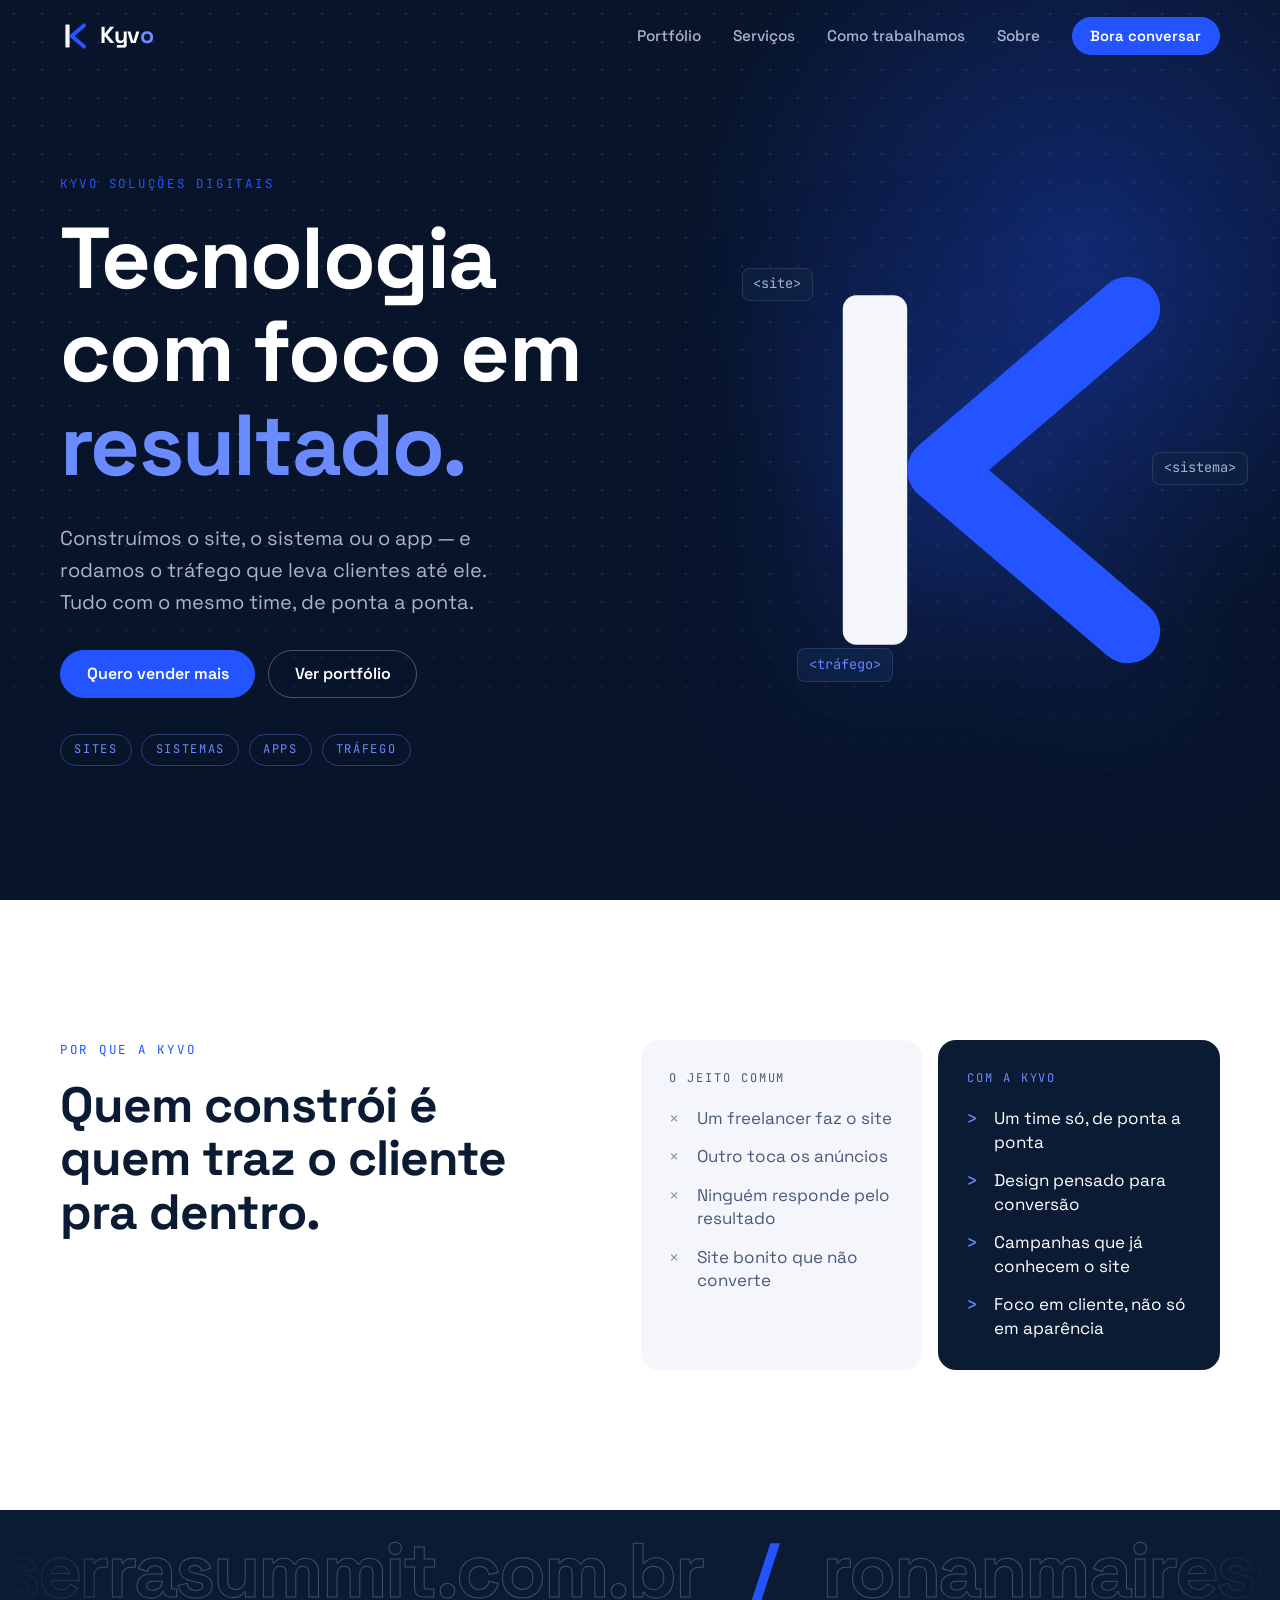
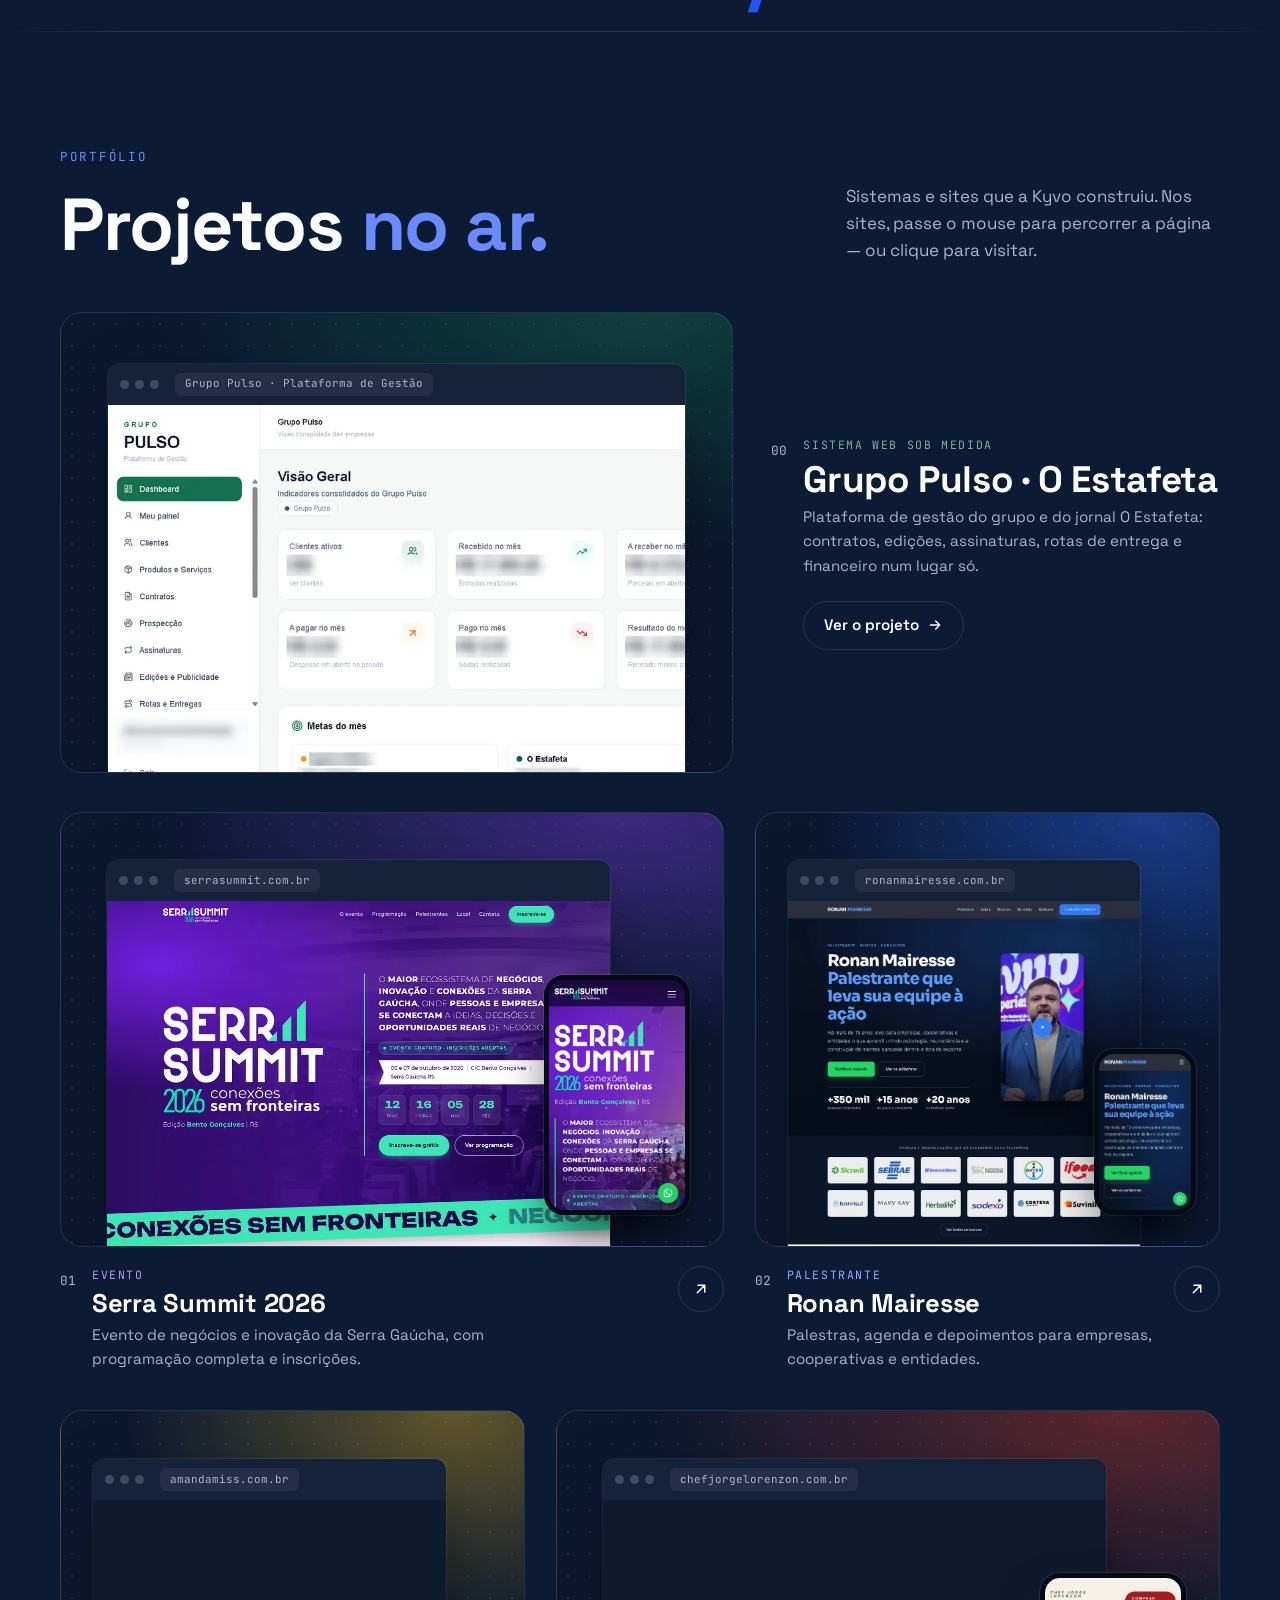
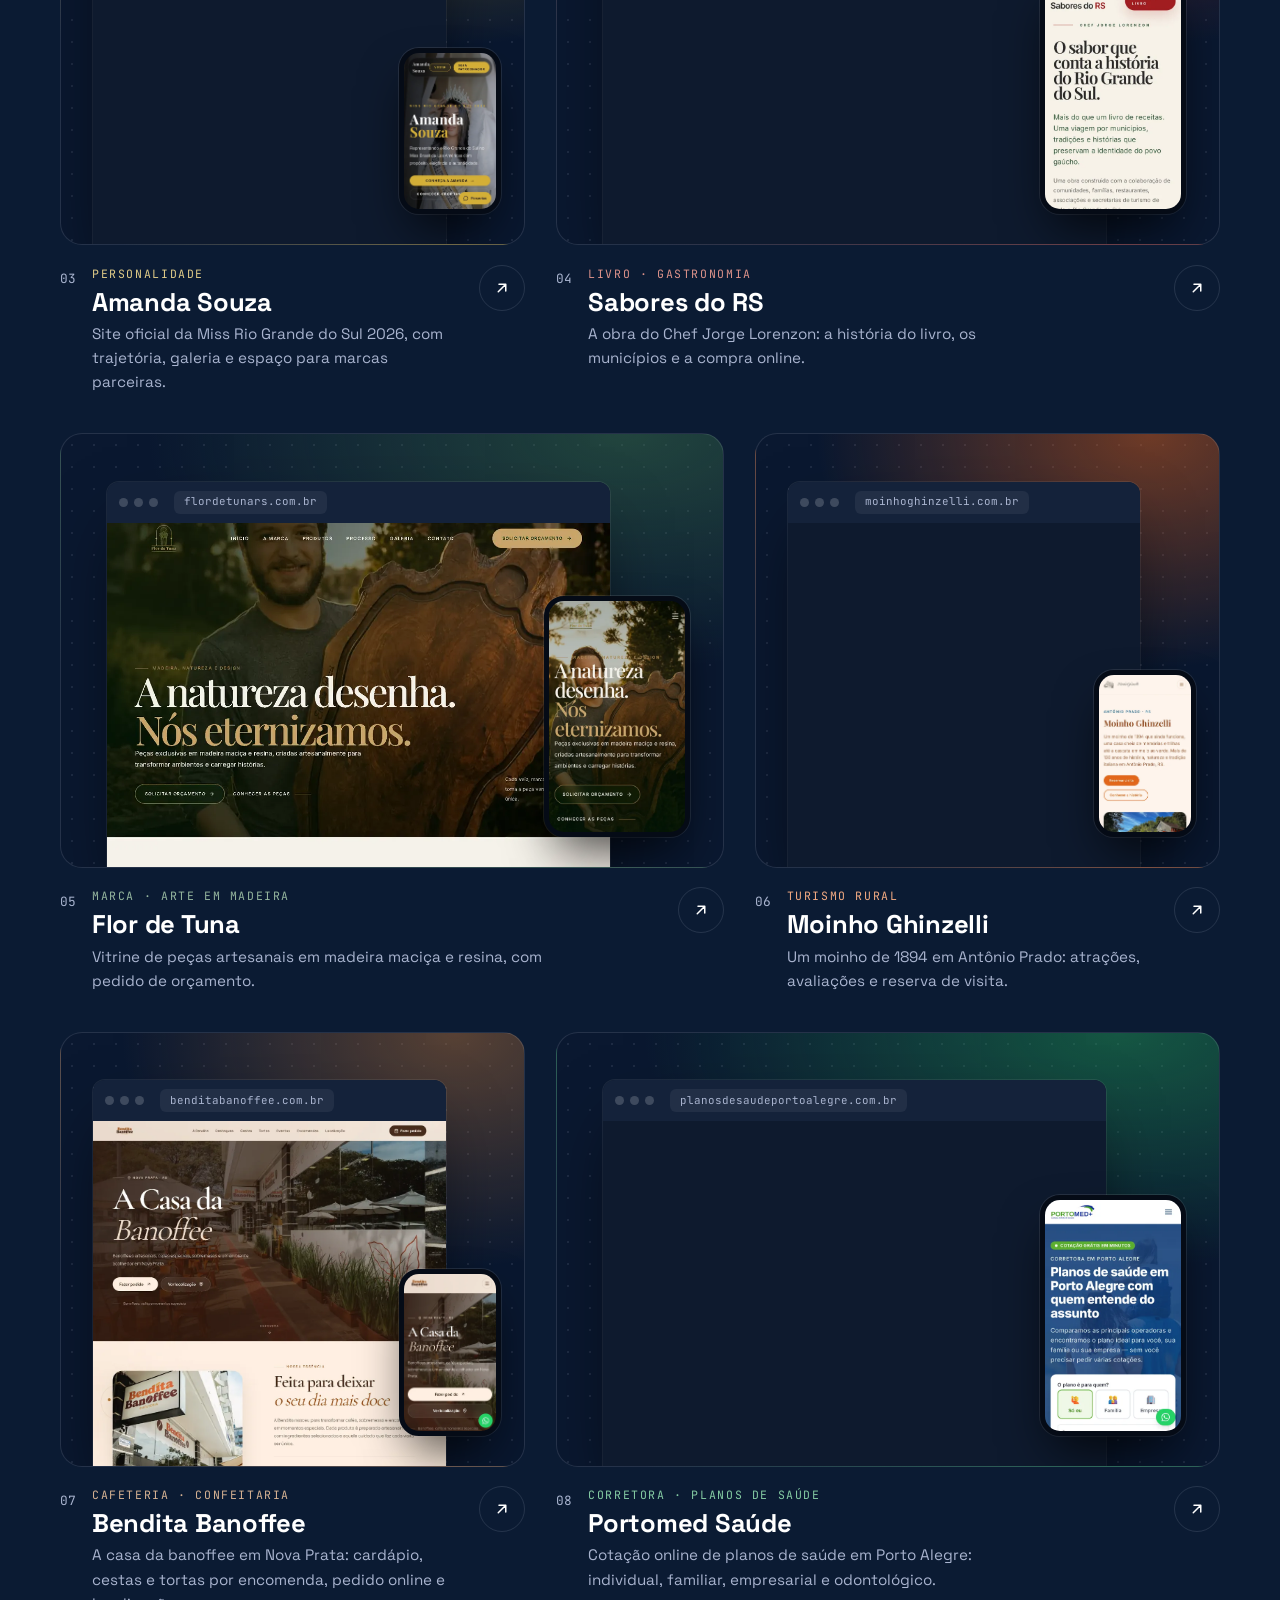
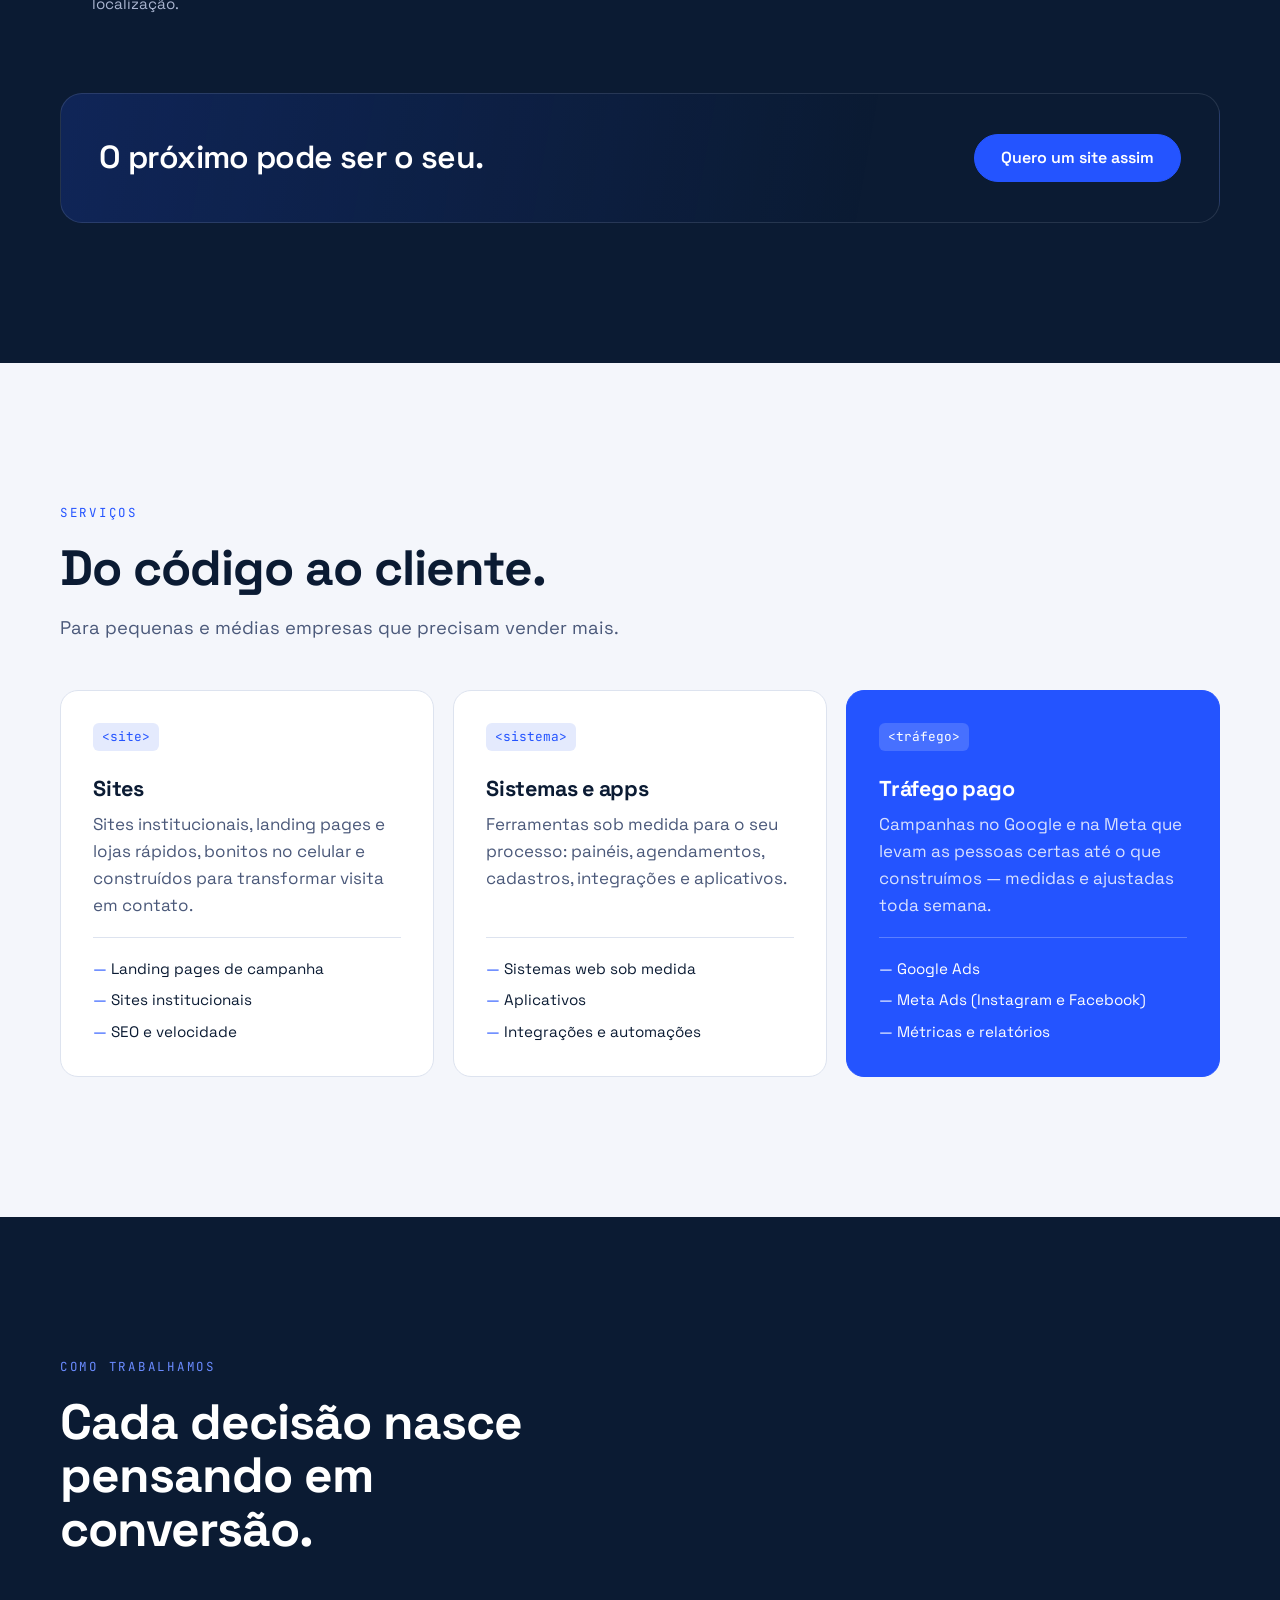
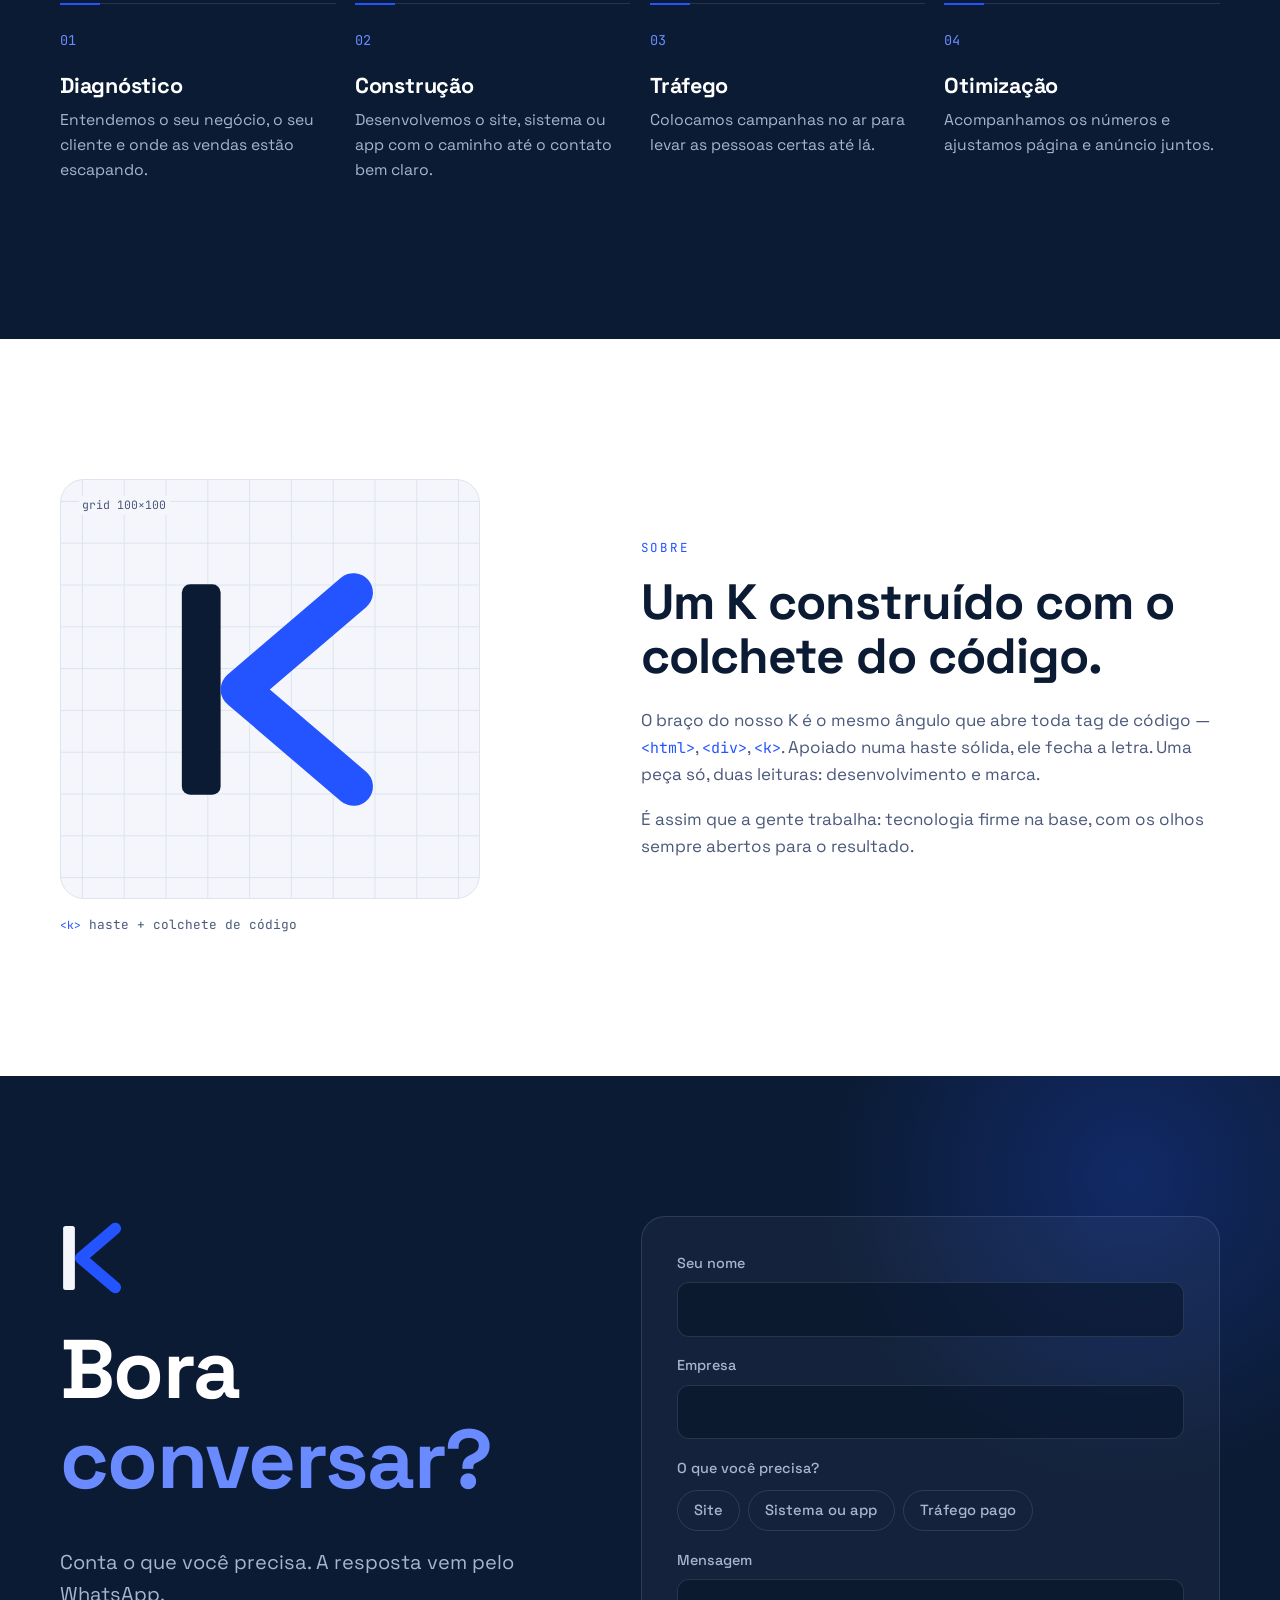
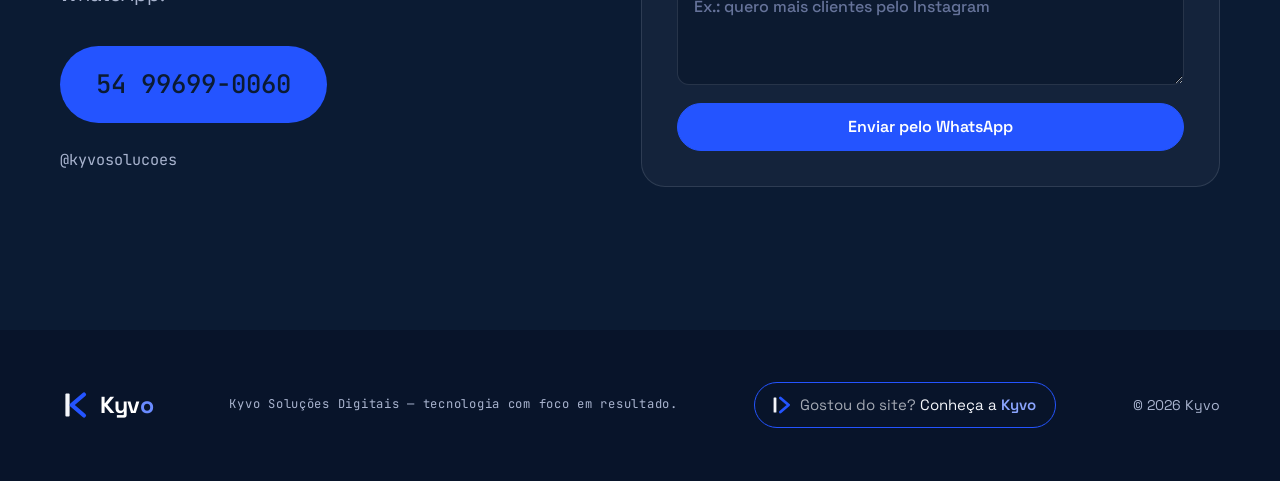
<file: site/index.html>
<!doctype html>
<html lang="pt-BR" class="no-js">
<head>
  <meta charset="utf-8">
  <meta name="viewport" content="width=device-width, initial-scale=1">
  <title>Kyvo Soluções Digitais — Tecnologia com foco em resultado</title>
  <meta name="description" content="Sites, sistemas, apps e tráfego pago com o mesmo time, de ponta a ponta. A Kyvo constrói e traz o cliente pra dentro.">
  <meta name="theme-color" content="#0B1B33">
  <meta property="og:type" content="website">
  <meta property="og:title" content="Kyvo Soluções Digitais">
  <meta property="og:description" content="Tecnologia com foco em resultado. Sites, sistemas e tráfego com o mesmo time.">
  <link rel="canonical" href="https://kyvo.dev.br/">
  <meta property="og:url" content="https://kyvo.dev.br/">
  <meta property="og:image" content="https://kyvo.dev.br/assets/img/og.png">
  <meta property="og:image:width" content="1640">
  <meta property="og:image:height" content="624">
  <meta name="twitter:card" content="summary_large_image">
  <link rel="icon" href="assets/img/favicon.svg" type="image/svg+xml">
  <link rel="apple-touch-icon" href="assets/img/apple-touch-icon.png">
  <link rel="preconnect" href="https://fonts.googleapis.com">
  <link rel="preconnect" href="https://fonts.gstatic.com" crossorigin>
  <link href="https://fonts.googleapis.com/css2?family=JetBrains+Mono:wght@400;500&family=Space+Grotesk:wght@400;500;600;700&display=swap" rel="stylesheet">
  <link rel="stylesheet" href="css/style.css">
</head>
<body>

<svg width="0" height="0" style="position:absolute" aria-hidden="true">
  <symbol id="k" viewBox="0 0 100 100">
    <rect class="k-stem" x="18" y="12" width="14" height="76" rx="3"/>
    <polyline class="k-chev" points="80,15 39,50 80,85" fill="none" stroke-width="14" stroke-linecap="round" stroke-linejoin="round"/>
  </symbol>
</svg>

<header class="header" id="topo">
  <div class="wrap header__in">
    <a href="#topo" class="brand" aria-label="Kyvo — início">
      <svg class="brand__k"><use href="#k"/></svg>
      <span class="brand__name">Kyv<span>o</span></span>
    </a>
    <nav class="nav" id="nav" aria-label="Principal">
      <a href="#portfolio">Portfólio</a>
      <a href="#servicos">Serviços</a>
      <a href="#como">Como trabalhamos</a>
      <a href="#sobre">Sobre</a>
      <a href="#contato" class="btn btn--sm">Bora conversar</a>
    </nav>
    <button class="menu" aria-label="Abrir menu" aria-expanded="false" aria-controls="nav"><span></span><span></span></button>
  </div>
</header>

<main>

  <!-- HERO -->
  <section class="hero">
    <div class="hero__grid" aria-hidden="true"></div>
    <div class="hero__glow" aria-hidden="true"></div>
    <div class="wrap hero__in">
      <div class="hero__text">
        <p class="eyebrow reveal">Kyvo Soluções Digitais</p>
        <h1 class="reveal">Tecnologia com foco em <em>resultado.</em></h1>
        <p class="lead reveal">Construímos o site, o sistema ou o app — e rodamos o tráfego que leva clientes até ele. Tudo com o mesmo time, de ponta a ponta.</p>
        <div class="hero__cta reveal">
          <a href="#contato" class="btn">Quero vender mais</a>
          <a href="#portfolio" class="btn btn--ghost">Ver portfólio</a>
        </div>
        <ul class="chips reveal" aria-label="O que fazemos">
          <li>Sites</li><li>Sistemas</li><li>Apps</li><li>Tráfego</li>
        </ul>
      </div>
      <div class="hero__mark" aria-hidden="true">
        <span class="code code--1">&lt;site&gt;</span>
        <span class="code code--2">&lt;sistema&gt;</span>
        <span class="code code--3">&lt;tráfego&gt;</span>
        <svg class="hero__k"><use href="#k"/></svg>
      </div>
    </div>
  </section>

  <!-- DIFERENCIAL -->
  <section class="section section--light" id="diferencial">
    <div class="wrap split">
      <div>
        <p class="eyebrow">Por que a Kyvo</p>
        <h2 class="reveal">Quem constrói é quem traz o cliente pra dentro.</h2>
      </div>
      <div class="compare reveal">
        <div class="compare__col compare__col--old">
          <p class="compare__label">O jeito comum</p>
          <ul>
            <li>Um freelancer faz o site</li>
            <li>Outro toca os anúncios</li>
            <li>Ninguém responde pelo resultado</li>
            <li>Site bonito que não converte</li>
          </ul>
        </div>
        <div class="compare__col compare__col--new">
          <p class="compare__label">Com a Kyvo</p>
          <ul>
            <li>Um time só, de ponta a ponta</li>
            <li>Design pensado para conversão</li>
            <li>Campanhas que já conhecem o site</li>
            <li>Foco em cliente, não só em aparência</li>
          </ul>
        </div>
      </div>
    </div>
  </section>

  <!-- PORTFÓLIO -->
  <section class="section section--dark portfolio" id="portfolio">
    <div class="marquee" aria-hidden="true"><div class="marquee__track"><span>serrasummit.com.br</span><span>ronanmairesse.com.br</span><span>amandamiss.com.br</span><span>chefjorgelorenzon.com.br</span><span>flordetunars.com.br</span><span>moinhoghinzelli.com.br</span><span>benditabanoffee.com.br</span><span>planosdesaudeportoalegre.com.br</span><span>serrasummit.com.br</span><span>ronanmairesse.com.br</span><span>amandamiss.com.br</span><span>chefjorgelorenzon.com.br</span><span>flordetunars.com.br</span><span>moinhoghinzelli.com.br</span><span>benditabanoffee.com.br</span><span>planosdesaudeportoalegre.com.br</span></div></div>
    <div class="wrap">
      <div class="portfolio__head">
        <div>
          <p class="eyebrow">Portfólio</p>
          <h2 class="reveal">Projetos <em>no ar.</em></h2>
        </div>
        <p class="portfolio__lead reveal">Sistemas e sites que a Kyvo construiu. Nos sites, passe o mouse para percorrer a página — ou clique para visitar.</p>
      </div>
      <button type="button" class="work work--feature reveal" data-case="case-pulso" aria-haspopup="dialog" style="--tint:#15704f">
        <div class="work__stage">
          <div class="browser">
            <div class="browser__bar"><i></i><i></i><i></i><span>Grupo Pulso · Plataforma de Gestão</span></div>
            <div class="browser__screen"><img src="assets/img/portfolio/pulso-desktop.webp" alt="Painel do sistema Grupo Pulso, com os dados borrados" loading="lazy" decoding="async"></div>
          </div>
        </div>
        <div class="work__meta">
          <span class="work__n">00</span>
          <div class="work__text">
            <p class="work__cat">Sistema web sob medida</p>
            <h3>Grupo Pulso · O&nbsp;Estafeta</h3>
            <p class="work__desc">Plataforma de gestão do grupo e do jornal O Estafeta: contratos, edições, assinaturas, rotas de entrega e financeiro num lugar só.</p>
            <span class="work__more">Ver o projeto <svg viewBox="0 0 24 24" aria-hidden="true"><path d="M5 12h14M13 6l6 6-6 6"/></svg></span>
          </div>
        </div>
      </button>

      <div class="works">
        <a class="work reveal" href="https://serrasummit.com.br/" target="_blank" rel="noopener" style="--tint:#7B3FE4">
          <div class="work__stage">
            <div class="browser">
              <div class="browser__bar"><i></i><i></i><i></i><span>serrasummit.com.br</span></div>
              <div class="browser__screen"><img src="assets/img/portfolio/serrasummit-desktop.webp" alt="Página inicial do site Serra Summit 2026" loading="lazy" decoding="async" width="960" height="3000"></div>
            </div>
            <div class="phone"><img src="assets/img/portfolio/serrasummit-mobile.webp" alt="" loading="lazy" decoding="async" width="390" height="664"></div>
          </div>
          <div class="work__meta">
            <span class="work__n">01</span>
            <div class="work__text">
              <p class="work__cat">Evento</p>
              <h3>Serra Summit 2026</h3>
              <p class="work__desc">Evento de negócios e inovação da Serra Gaúcha, com programação completa e inscrições.</p>
            </div>
            <span class="work__go" aria-hidden="true"><svg viewBox="0 0 24 24"><path d="M7 17 17 7M8 7h9v9"/></svg></span>
          </div>
        </a>
        <a class="work reveal" href="https://ronanmairesse.com.br/" target="_blank" rel="noopener" style="--tint:#2F6BFF">
          <div class="work__stage">
            <div class="browser">
              <div class="browser__bar"><i></i><i></i><i></i><span>ronanmairesse.com.br</span></div>
              <div class="browser__screen"><img src="assets/img/portfolio/ronan-desktop.webp" alt="Página inicial do site Ronan Mairesse" loading="lazy" decoding="async" width="960" height="3000"></div>
            </div>
            <div class="phone"><img src="assets/img/portfolio/ronan-mobile.webp" alt="" loading="lazy" decoding="async" width="390" height="664"></div>
          </div>
          <div class="work__meta">
            <span class="work__n">02</span>
            <div class="work__text">
              <p class="work__cat">Palestrante</p>
              <h3>Ronan Mairesse</h3>
              <p class="work__desc">Palestras, agenda e depoimentos para empresas, cooperativas e entidades.</p>
            </div>
            <span class="work__go" aria-hidden="true"><svg viewBox="0 0 24 24"><path d="M7 17 17 7M8 7h9v9"/></svg></span>
          </div>
        </a>
        <a class="work reveal" href="https://www.amandamiss.com.br/" target="_blank" rel="noopener" style="--tint:#C9A227">
          <div class="work__stage">
            <div class="browser">
              <div class="browser__bar"><i></i><i></i><i></i><span>amandamiss.com.br</span></div>
              <div class="browser__screen"><img src="assets/img/portfolio/amandamiss-desktop.webp" alt="Página inicial do site Amanda Souza" loading="lazy" decoding="async" width="960" height="3000"></div>
            </div>
            <div class="phone"><img src="assets/img/portfolio/amandamiss-mobile.webp" alt="" loading="lazy" decoding="async" width="390" height="664"></div>
          </div>
          <div class="work__meta">
            <span class="work__n">03</span>
            <div class="work__text">
              <p class="work__cat">Personalidade</p>
              <h3>Amanda Souza</h3>
              <p class="work__desc">Site oficial da Miss Rio Grande do Sul 2026, com trajetória, galeria e espaço para marcas parceiras.</p>
            </div>
            <span class="work__go" aria-hidden="true"><svg viewBox="0 0 24 24"><path d="M7 17 17 7M8 7h9v9"/></svg></span>
          </div>
        </a>
        <a class="work reveal" href="https://www.chefjorgelorenzon.com.br/" target="_blank" rel="noopener" style="--tint:#C0392B">
          <div class="work__stage">
            <div class="browser">
              <div class="browser__bar"><i></i><i></i><i></i><span>chefjorgelorenzon.com.br</span></div>
              <div class="browser__screen"><img src="assets/img/portfolio/chef-desktop.webp" alt="Página inicial do site Sabores do RS" loading="lazy" decoding="async" width="960" height="3000"></div>
            </div>
            <div class="phone"><img src="assets/img/portfolio/chef-mobile.webp" alt="" loading="lazy" decoding="async" width="390" height="664"></div>
          </div>
          <div class="work__meta">
            <span class="work__n">04</span>
            <div class="work__text">
              <p class="work__cat">Livro · Gastronomia</p>
              <h3>Sabores do RS</h3>
              <p class="work__desc">A obra do Chef Jorge Lorenzon: a história do livro, os municípios e a compra online.</p>
            </div>
            <span class="work__go" aria-hidden="true"><svg viewBox="0 0 24 24"><path d="M7 17 17 7M8 7h9v9"/></svg></span>
          </div>
        </a>
        <a class="work reveal" href="https://www.flordetunars.com.br/" target="_blank" rel="noopener" style="--tint:#3E7B4F">
          <div class="work__stage">
            <div class="browser">
              <div class="browser__bar"><i></i><i></i><i></i><span>flordetunars.com.br</span></div>
              <div class="browser__screen"><img src="assets/img/portfolio/flordetuna-desktop.webp" alt="Página inicial do site Flor de Tuna" loading="lazy" decoding="async" width="960" height="3000"></div>
            </div>
            <div class="phone"><img src="assets/img/portfolio/flordetuna-mobile.webp" alt="" loading="lazy" decoding="async" width="390" height="664"></div>
          </div>
          <div class="work__meta">
            <span class="work__n">05</span>
            <div class="work__text">
              <p class="work__cat">Marca · Arte em madeira</p>
              <h3>Flor de Tuna</h3>
              <p class="work__desc">Vitrine de peças artesanais em madeira maciça e resina, com pedido de orçamento.</p>
            </div>
            <span class="work__go" aria-hidden="true"><svg viewBox="0 0 24 24"><path d="M7 17 17 7M8 7h9v9"/></svg></span>
          </div>
        </a>
        <a class="work reveal" href="https://www.moinhoghinzelli.com.br/" target="_blank" rel="noopener" style="--tint:#E8641B">
          <div class="work__stage">
            <div class="browser">
              <div class="browser__bar"><i></i><i></i><i></i><span>moinhoghinzelli.com.br</span></div>
              <div class="browser__screen"><img src="assets/img/portfolio/moinho-desktop.webp" alt="Página inicial do site Moinho Ghinzelli" loading="lazy" decoding="async" width="960" height="3000"></div>
            </div>
            <div class="phone"><img src="assets/img/portfolio/moinho-mobile.webp" alt="" loading="lazy" decoding="async" width="390" height="664"></div>
          </div>
          <div class="work__meta">
            <span class="work__n">06</span>
            <div class="work__text">
              <p class="work__cat">Turismo rural</p>
              <h3>Moinho Ghinzelli</h3>
              <p class="work__desc">Um moinho de 1894 em Antônio Prado: atrações, avaliações e reserva de visita.</p>
            </div>
            <span class="work__go" aria-hidden="true"><svg viewBox="0 0 24 24"><path d="M7 17 17 7M8 7h9v9"/></svg></span>
          </div>
        </a>
        <a class="work reveal" href="https://www.benditabanoffee.com.br/" target="_blank" rel="noopener" style="--tint:#B5733A">
          <div class="work__stage">
            <div class="browser">
              <div class="browser__bar"><i></i><i></i><i></i><span>benditabanoffee.com.br</span></div>
              <div class="browser__screen"><img src="assets/img/portfolio/bendita-desktop.webp" alt="Página inicial do site Bendita Banoffee" loading="lazy" decoding="async" width="960" height="3000"></div>
            </div>
            <div class="phone"><img src="assets/img/portfolio/bendita-mobile.webp" alt="" loading="lazy" decoding="async" width="390" height="664"></div>
          </div>
          <div class="work__meta">
            <span class="work__n">07</span>
            <div class="work__text">
              <p class="work__cat">Cafeteria · Confeitaria</p>
              <h3>Bendita Banoffee</h3>
              <p class="work__desc">A casa da banoffee em Nova Prata: cardápio, cestas e tortas por encomenda, pedido online e localização.</p>
            </div>
            <span class="work__go" aria-hidden="true"><svg viewBox="0 0 24 24"><path d="M7 17 17 7M8 7h9v9"/></svg></span>
          </div>
        </a>
        <a class="work reveal" href="https://planosdesaudeportoalegre.com.br/" target="_blank" rel="noopener" style="--tint:#22A35A">
          <div class="work__stage">
            <div class="browser">
              <div class="browser__bar"><i></i><i></i><i></i><span>planosdesaudeportoalegre.com.br</span></div>
              <div class="browser__screen"><img src="assets/img/portfolio/planos-desktop.webp" alt="Página inicial do site da Portomed Saúde" loading="lazy" decoding="async" width="960" height="2453"></div>
            </div>
            <div class="phone"><img src="assets/img/portfolio/planos-mobile.webp" alt="" loading="lazy" decoding="async" width="390" height="664"></div>
          </div>
          <div class="work__meta">
            <span class="work__n">08</span>
            <div class="work__text">
              <p class="work__cat">Corretora · Planos de saúde</p>
              <h3>Portomed Saúde</h3>
              <p class="work__desc">Cotação online de planos de saúde em Porto Alegre: individual, familiar, empresarial e odontológico.</p>
            </div>
            <span class="work__go" aria-hidden="true"><svg viewBox="0 0 24 24"><path d="M7 17 17 7M8 7h9v9"/></svg></span>
          </div>
        </a>
      </div>
      <div class="portfolio__cta reveal">
        <p>O próximo pode ser o seu.</p>
        <a href="#contato" class="btn">Quero um site assim</a>
      </div>
    </div>
  </section>

  <!-- SERVIÇOS -->
  <section class="section" id="servicos">
    <div class="wrap">
      <p class="eyebrow">Serviços</p>
      <h2 class="reveal">Do código ao cliente.</h2>
      <p class="section__lead reveal">Para pequenas e médias empresas que precisam vender mais.</p>
      <div class="cards">
        <article class="card reveal">
          <span class="card__tag">&lt;site&gt;</span>
          <h3>Sites</h3>
          <p>Sites institucionais, landing pages e lojas rápidos, bonitos no celular e construídos para transformar visita em contato.</p>
          <ul class="card__list"><li>Landing pages de campanha</li><li>Sites institucionais</li><li>SEO e velocidade</li></ul>
        </article>
        <article class="card reveal">
          <span class="card__tag">&lt;sistema&gt;</span>
          <h3>Sistemas e apps</h3>
          <p>Ferramentas sob medida para o seu processo: painéis, agendamentos, cadastros, integrações e aplicativos.</p>
          <ul class="card__list"><li>Sistemas web sob medida</li><li>Aplicativos</li><li>Integrações e automações</li></ul>
        </article>
        <article class="card card--accent reveal">
          <span class="card__tag">&lt;tráfego&gt;</span>
          <h3>Tráfego pago</h3>
          <p>Campanhas no Google e na Meta que levam as pessoas certas até o que construímos — medidas e ajustadas toda semana.</p>
          <ul class="card__list"><li>Google Ads</li><li>Meta Ads (Instagram e Facebook)</li><li>Métricas e relatórios</li></ul>
        </article>
      </div>
    </div>
  </section>

  <!-- COMO TRABALHAMOS -->
  <section class="section section--dark" id="como">
    <div class="wrap">
      <p class="eyebrow">Como trabalhamos</p>
      <h2 class="reveal">Cada decisão nasce pensando em conversão.</h2>
      <ol class="steps">
        <li class="step reveal">
          <span class="step__n">01</span>
          <h3>Diagnóstico</h3>
          <p>Entendemos o seu negócio, o seu cliente e onde as vendas estão escapando.</p>
        </li>
        <li class="step reveal">
          <span class="step__n">02</span>
          <h3>Construção</h3>
          <p>Desenvolvemos o site, sistema ou app com o caminho até o contato bem claro.</p>
        </li>
        <li class="step reveal">
          <span class="step__n">03</span>
          <h3>Tráfego</h3>
          <p>Colocamos campanhas no ar para levar as pessoas certas até lá.</p>
        </li>
        <li class="step reveal">
          <span class="step__n">04</span>
          <h3>Otimização</h3>
          <p>Acompanhamos os números e ajustamos página e anúncio juntos.</p>
        </li>
      </ol>
    </div>
  </section>

  <!-- SOBRE -->
  <section class="section section--light" id="sobre">
    <div class="wrap split split--center">
      <figure class="concept reveal" aria-label="A marca: uma haste sólida e um colchete angular de código formando o K">
        <div class="concept__box">
          <span class="concept__grid">grid 100×100</span>
          <svg class="concept__k"><use href="#k"/></svg>
        </div>
        <figcaption><code>&lt;k&gt;</code> haste + colchete de código</figcaption>
      </figure>
      <div>
        <p class="eyebrow">Sobre</p>
        <h2 class="reveal">Um K construído com o colchete do código.</h2>
        <p class="reveal">O braço do nosso K é o mesmo ângulo que abre toda tag de código — <code>&lt;html&gt;</code>, <code>&lt;div&gt;</code>, <code>&lt;k&gt;</code>. Apoiado numa haste sólida, ele fecha a letra. Uma peça só, duas leituras: desenvolvimento e marca.</p>
        <p class="reveal">É assim que a gente trabalha: tecnologia firme na base, com os olhos sempre abertos para o resultado.</p>
      </div>
    </div>
  </section>

  <!-- CONTATO -->
  <section class="section section--dark contact" id="contato">
    <div class="wrap split">
      <div>
        <svg class="contact__k" aria-hidden="true"><use href="#k"/></svg>
        <h2 class="contact__title reveal">Bora <em>conversar?</em></h2>
        <p class="lead reveal">Conta o que você precisa. A resposta vem pelo WhatsApp.</p>
        <a class="whats reveal" href="https://wa.me/5554996990060" target="_blank" rel="noopener">54 99699-0060</a>
        <p class="social reveal"><a href="https://instagram.com/kyvosolucoes" target="_blank" rel="noopener">@kyvosolucoes</a></p>
      </div>
      <form class="form reveal" id="form" novalidate>
        <label>Seu nome
          <input name="nome" required autocomplete="name">
        </label>
        <label>Empresa
          <input name="empresa" autocomplete="organization">
        </label>
        <fieldset>
          <legend>O que você precisa?</legend>
          <div class="pills">
            <label><input type="checkbox" name="servico" value="Site"><span>Site</span></label>
            <label><input type="checkbox" name="servico" value="Sistema ou app"><span>Sistema ou app</span></label>
            <label><input type="checkbox" name="servico" value="Tráfego pago"><span>Tráfego pago</span></label>
          </div>
        </fieldset>
        <label>Mensagem
          <textarea name="mensagem" rows="3" placeholder="Ex.: quero mais clientes pelo Instagram"></textarea>
        </label>
        <p class="form__err" id="form-err" role="alert"></p>
        <button class="btn btn--full" type="submit">Enviar pelo WhatsApp</button>
      </form>
    </div>
  </section>

</main>

<footer class="footer">
  <div class="wrap footer__in">
    <a href="#topo" class="brand" aria-label="Kyvo — voltar ao topo">
      <svg class="brand__k"><use href="#k"/></svg>
      <span class="brand__name">Kyv<span>o</span></span>
    </a>
    <p class="footer__tag">Kyvo Soluções Digitais — tecnologia com foco em resultado.</p>
    <kyvo-selo data-tema="escuro"></kyvo-selo>
    <p class="footer__copy">© <span id="ano">2026</span> Kyvo</p>
  </div>
</footer>

<dialog class="case" id="case-pulso" aria-labelledby="case-pulso-title">
  <div class="case__panel" style="--tint:#15704f">
    <button type="button" class="case__close" data-close aria-label="Fechar">
      <svg viewBox="0 0 24 24" aria-hidden="true"><path d="M6 6l12 12M18 6 6 18"/></svg>
    </button>

    <header class="case__head">
      <p class="eyebrow">Sistema web sob medida</p>
      <h2 id="case-pulso-title">Grupo Pulso · O&nbsp;Estafeta</h2>
      <p class="case__lead">A plataforma de gestão do Grupo Pulso, que reúne as empresas do grupo e o jornal O&nbsp;Estafeta. Do contrato de anúncio à entrega do jornal na casa do assinante, tudo acontece num lugar só.</p>
      <dl class="case__facts">
        <div><dt>Cliente</dt><dd>Grupo Pulso</dd></div>
        <div><dt>Tipo</dt><dd>Sistema web interno</dd></div>
        <div><dt>Acesso</dt><dd>Login com permissões por módulo</dd></div>
        <div><dt>Tecnologia</dt><dd>Next.js · React · Supabase</dd></div>
      </dl>
    </header>

    <figure class="case__hero">
      <div class="browser">
        <div class="browser__bar"><i></i><i></i><i></i><span>Grupo Pulso · Plataforma de Gestão</span></div>
        <div class="case__shot"><img src="assets/img/portfolio/pulso-desktop.webp" alt="Painel geral do sistema, com indicadores do mês e metas por empresa" loading="lazy" decoding="async"></div>
      </div>
      <figcaption>Painel geral: indicadores do mês, metas e visão por empresa.</figcaption>
    </figure>

    <section class="case__block">
      <h3>O que o sistema faz</h3>
      <div class="case__mods">
        <article>
          <span>01</span>
          <h4>Comercial</h4>
          <p>Clientes, produtos e contratos com renovação e recibo. Prospecção com listas e acompanhamento por vendedor.</p>
        </article>
        <article>
          <span>02</span>
          <h4>Jornal</h4>
          <p>Cada edição do O&nbsp;Estafeta com as vendas de publicidade, o espelho das páginas e o relatório da edição.</p>
        </article>
        <article>
          <span>03</span>
          <h4>Assinaturas e entregas</h4>
          <p>Assinantes organizados em rotas, cada uma com seu entregador, e a lista da rota pronta para imprimir.</p>
        </article>
        <article>
          <span>04</span>
          <h4>Financeiro</h4>
          <p>Contas a pagar e a receber, recebimentos, fluxo de caixa, notas fiscais, centros de custo e sócios.</p>
        </article>
        <article>
          <span>05</span>
          <h4>Equipe e metas</h4>
          <p>Comissões dos vendedores, metas mensais e anuais por empresa e um painel individual para cada pessoa.</p>
        </article>
        <article>
          <span>06</span>
          <h4>Várias empresas, um sistema</h4>
          <p>Visão consolidada ou por empresa, permissões por módulo e auditoria de quem fez o quê.</p>
        </article>
      </div>
    </section>

    <section class="case__block">
      <h3>Algumas telas</h3>
      <div class="case__gallery">
        <figure><img src="assets/img/portfolio/pulso-rotas.webp" alt="Tela de rotas e entregas" loading="lazy" decoding="async"><figcaption>Rotas e entregas</figcaption></figure>
        <figure><img src="assets/img/portfolio/pulso-edicoes.webp" alt="Tela de edições e publicidade" loading="lazy" decoding="async"><figcaption>Edições e publicidade</figcaption></figure>
        <figure><img src="assets/img/portfolio/pulso-assinaturas.webp" alt="Tela de assinaturas" loading="lazy" decoding="async"><figcaption>Assinaturas</figcaption></figure>
        <figure><img src="assets/img/portfolio/pulso-financeiro.webp" alt="Tela do financeiro" loading="lazy" decoding="async"><figcaption>Financeiro</figcaption></figure>
      </div>
      <p class="case__note">Sistema interno, com acesso restrito. Nomes e valores foram borrados para preservar os dados do cliente.</p>
    </section>

    <footer class="case__cta">
      <p>Precisa de um sistema do jeito da sua empresa?</p>
      <a href="#contato" class="btn" data-close>Quero um sistema assim</a>
    </footer>
  </div>
</dialog>

<div class="cursor" aria-hidden="true">Visitar ↗</div>

<script src="js/main.js"></script>
<script src="selo.js" defer></script>
</body>
</html>
</file>
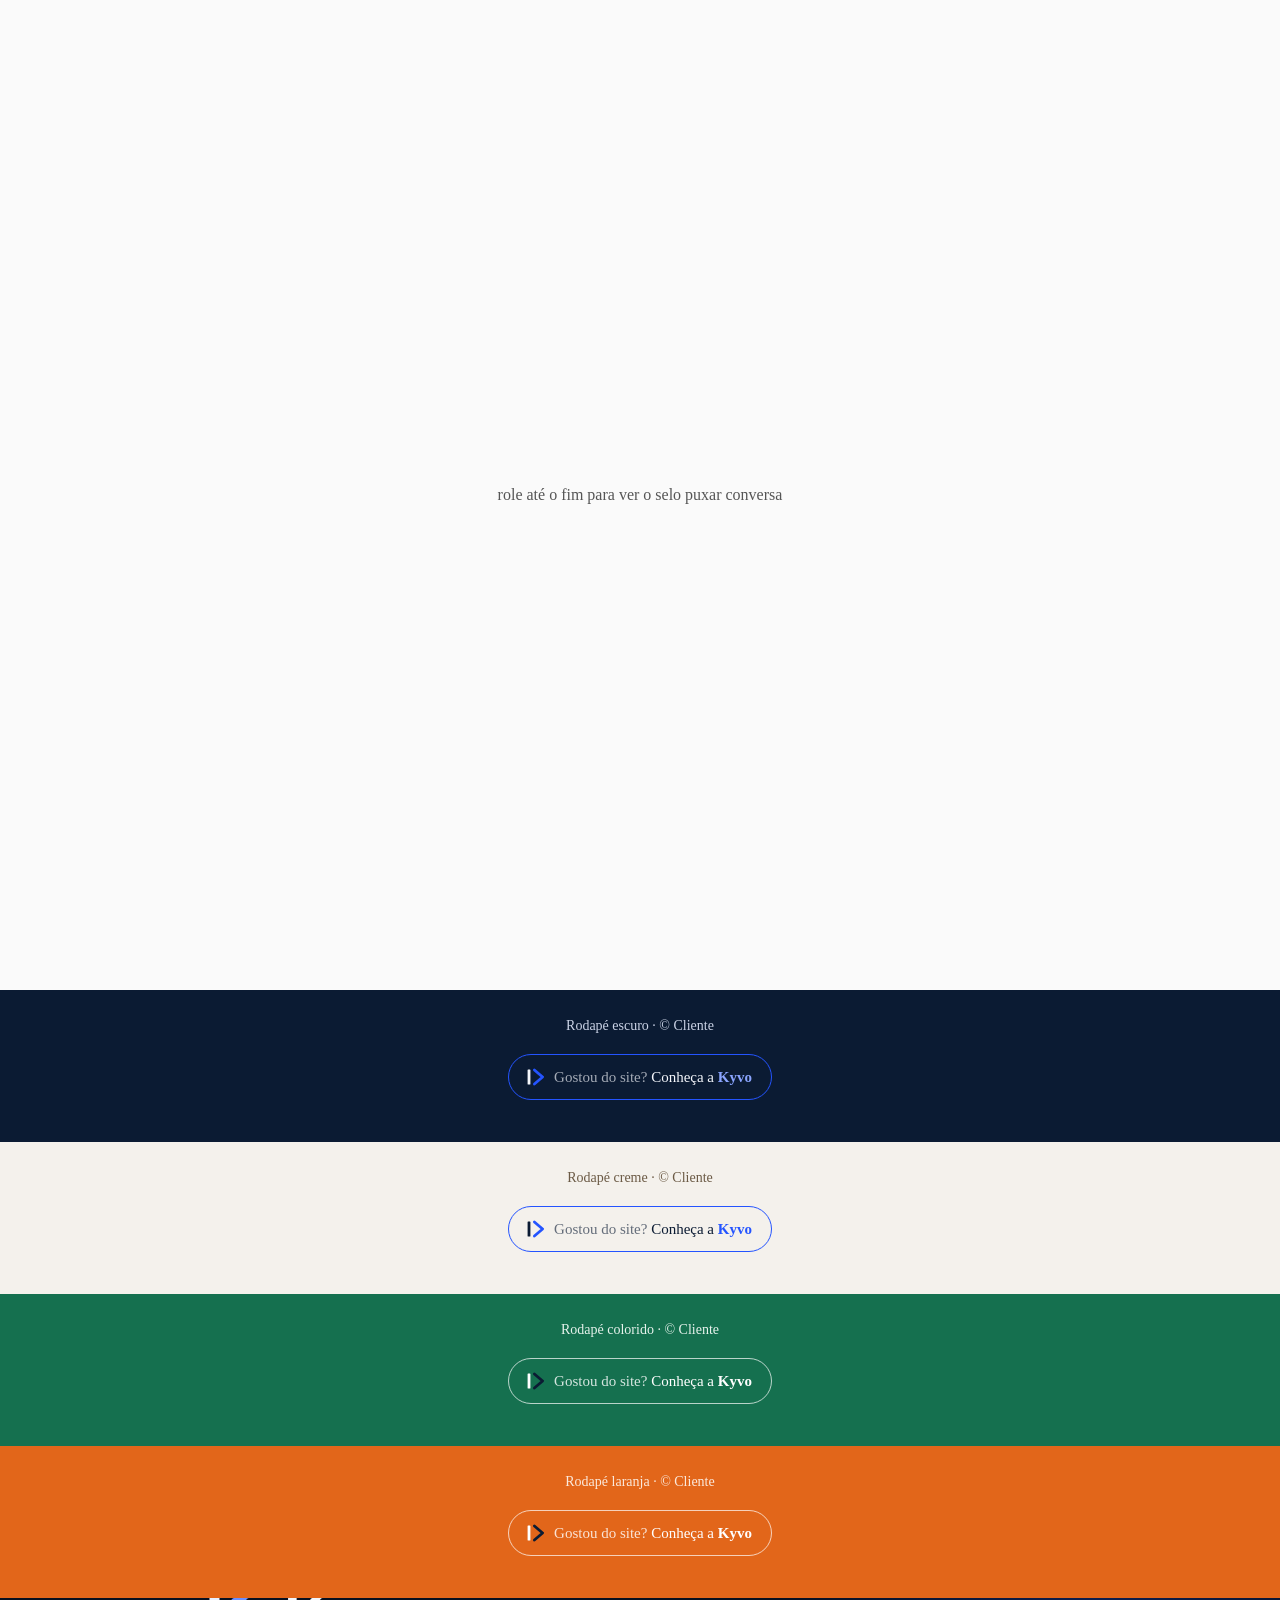
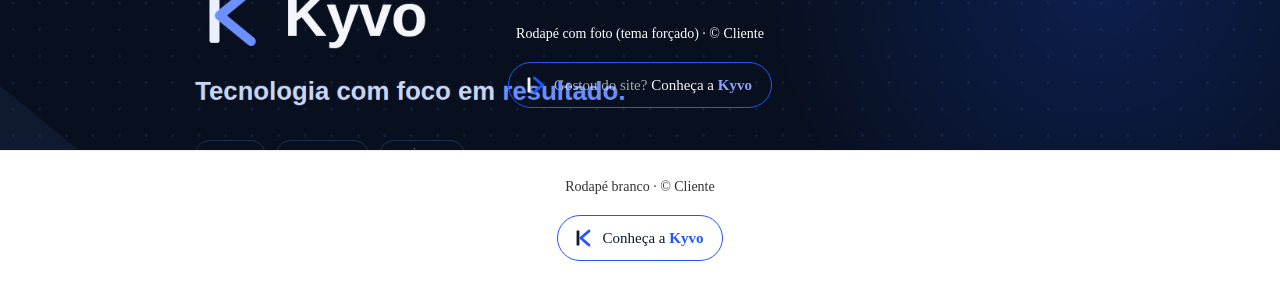
<file: site/selo/teste.html>
<!doctype html>
<html lang="pt-BR">
<head>
  <meta charset="utf-8">
  <meta name="viewport" content="width=device-width, initial-scale=1">
  <meta name="robots" content="noindex">
  <title>Teste do selo Kyvo</title>
  <script src="../selo.js" async></script>
  <style>
    body { margin: 0; font-family: Georgia, serif; }
    .conteudo { height: 110vh; display: grid; place-items: center; background: #fafafa; color: #555; }
    footer { padding: 28px 16px; text-align: center; font-size: 14px; }
    footer p { margin: 0 0 6px; }
    .escuro { background: #0B1B33; color: #cbd3e6; }
    .creme { background: #F4F1EC; color: #6b5a45; }
    .verde { background: #15704f; color: #e6f2ec; }
    .laranja { background: #e2661a; color: #fbe9dc; }
    .branco { background: #fff; color: #333; border-top: 1px solid #eee; }
    .foto { background: url(../assets/img/og.png) center / cover; color: #fff; }
  </style>
</head>
<body>
  <div class="conteudo">role até o fim para ver o selo puxar conversa</div>
  <footer class="escuro"><p>Rodapé escuro · © Cliente</p><kyvo-selo></kyvo-selo></footer>
  <footer class="creme"><p>Rodapé creme · © Cliente</p><kyvo-selo></kyvo-selo></footer>
  <footer class="verde"><p>Rodapé colorido · © Cliente</p><kyvo-selo></kyvo-selo></footer>
  <footer class="laranja"><p>Rodapé laranja · © Cliente</p><kyvo-selo></kyvo-selo></footer>
  <footer class="foto"><p>Rodapé com foto (tema forçado) · © Cliente</p><kyvo-selo data-tema="escuro"></kyvo-selo></footer>
  <footer class="branco"><p>Rodapé branco · © Cliente</p><kyvo-selo></kyvo-selo></footer>
</body>
</html>
</file>
<file: site/css/style.css>
/* Paleta do manual de marca Kyvo */
:root {
  --ink: #0B1B33;
  --ink-2: #0E2140;
  --ink-soft: #4B597A;
  --accent: #2454FF;
  --accent-2: #6A8BFF;
  --accent-soft: #E4EAFD;
  --bg: #F4F6FB;
  --white: #FFFFFF;
  --line: #DDE3EF;
  --line-dark: rgba(228, 234, 253, .12);
  --muted-dark: #A9B4CF;

  --sans: "Space Grotesk", system-ui, -apple-system, "Segoe UI", sans-serif;
  --mono: "JetBrains Mono", ui-monospace, "Cascadia Mono", Consolas, monospace;

  --wrap: 1160px;
  --radius: 18px;

  /* cores do K (herdadas pelo <use>) */
  --stem: var(--ink);
  --chev: var(--accent);
}

*, *::before, *::after { box-sizing: border-box; }
html { scroll-behavior: smooth; scroll-padding-top: 80px; }
body {
  margin: 0;
  font-family: var(--sans);
  font-size: 17px;
  line-height: 1.6;
  color: var(--ink);
  background: var(--bg);
  -webkit-font-smoothing: antialiased;
  overflow-x: hidden;
}
img, svg { display: block; max-width: 100%; }
a { color: inherit; }
h1, h2, h3 { line-height: 1.08; letter-spacing: -.02em; margin: 0 0 .5em; font-weight: 700; }
h2 { font-size: clamp(2rem, 4.2vw, 3.1rem); max-width: 18ch; }
h3 { font-size: 1.35rem; letter-spacing: -.01em; }
p { margin: 0 0 1em; }
em { font-style: normal; color: var(--accent); }
code { font-family: var(--mono); font-size: .88em; color: var(--accent); }

.wrap { width: min(100% - 32px, var(--wrap)); margin-inline: auto; }

.k-stem { fill: var(--stem); }
.k-chev { stroke: var(--chev); }

.eyebrow {
  font-family: var(--mono);
  font-size: .78rem;
  letter-spacing: .22em;
  text-transform: uppercase;
  color: var(--accent);
  margin-bottom: 1.1rem;
}

/* Botões */
.btn {
  display: inline-flex; align-items: center; justify-content: center; gap: .5em;
  padding: .95em 1.6em;
  border-radius: 999px;
  border: 1.5px solid var(--accent);
  background: var(--accent);
  color: #fff;
  font: 600 1rem/1 var(--sans);
  text-decoration: none;
  cursor: pointer;
  transition: transform .2s, background .2s, box-shadow .2s;
}
.btn:hover { transform: translateY(-2px); box-shadow: 0 10px 30px -10px rgba(36, 84, 255, .7); }
.btn:focus-visible, a:focus-visible, button:focus-visible, input:focus-visible, textarea:focus-visible {
  outline: 2px solid var(--accent-2); outline-offset: 3px;
}
.btn--ghost { background: transparent; color: #fff; border-color: rgba(255,255,255,.28); }
.btn--ghost:hover { border-color: #fff; box-shadow: none; }
.btn--sm { padding: .7em 1.2em; font-size: .92rem; }
.btn--full { width: 100%; }

/* Header */
.header {
  position: fixed; inset: 0 0 auto; z-index: 50;
  transition: background .3s, box-shadow .3s;
  --stem: #F4F6FB;
}
.header.is-scrolled { background: rgba(11, 27, 51, .88); backdrop-filter: blur(12px); box-shadow: 0 1px 0 var(--line-dark); }
.header__in { display: flex; align-items: center; justify-content: space-between; height: 72px; }
.brand { display: inline-flex; align-items: center; gap: .6rem; text-decoration: none; color: #fff; }
.brand__k { width: 30px; height: 30px; }
.brand__name { font-weight: 700; font-size: 1.45rem; letter-spacing: -.03em; }
.brand__name span { color: var(--accent-2); }
.nav { display: flex; align-items: center; gap: 2rem; }
.nav a:not(.btn) { color: var(--muted-dark); text-decoration: none; font-weight: 500; font-size: .96rem; transition: color .2s; }
.nav a:not(.btn):hover { color: #fff; }
.menu { display: none; }

/* Hero */
.hero {
  position: relative; overflow: hidden;
  background: #08142A;
  color: #fff;
  min-height: 100vh; min-height: 100svh;
  display: flex; align-items: center;
  padding: 120px 0 80px;
  --stem: #F4F6FB;
  --chev: var(--accent);
}
.hero__grid {
  position: absolute; inset: 0;
  background-image: radial-gradient(rgba(169, 180, 207, .16) 1px, transparent 1.4px);
  background-size: 28px 28px;
  mask-image: linear-gradient(to bottom, #000 60%, transparent);
}
.hero__glow {
  position: absolute; width: 900px; height: 900px; right: -250px; top: -200px;
  background: radial-gradient(circle, rgba(36, 84, 255, .32), transparent 62%);
  pointer-events: none;
}
.hero__in { position: relative; display: grid; grid-template-columns: 1.25fr 1fr; gap: 3rem; align-items: center; }
.hero h1 { font-size: clamp(2.7rem, 7vw, 5.4rem); max-width: 12ch; margin-bottom: .35em; }
.hero h1 em { color: var(--accent-2); }
.lead { font-size: clamp(1.05rem, 1.6vw, 1.25rem); color: var(--muted-dark); max-width: 36ch; }
.hero__cta { display: flex; flex-wrap: wrap; gap: .8rem; margin: 2rem 0 2.2rem; }
.chips { display: flex; flex-wrap: wrap; gap: .6rem; list-style: none; padding: 0; margin: 0; }
.chips li {
  font-family: var(--mono); font-size: .75rem; letter-spacing: .14em; text-transform: uppercase;
  color: var(--accent-2);
  border: 1px solid rgba(106, 139, 255, .35);
  border-radius: 999px; padding: .45em 1.1em;
}
.hero__mark { position: relative; aspect-ratio: 1; max-width: 460px; justify-self: end; width: 100%; }
.hero__k { width: 100%; height: 100%; filter: drop-shadow(0 30px 80px rgba(36, 84, 255, .35)); }
.hero__k .k-chev { stroke-dasharray: 130; stroke-dashoffset: 130; animation: draw 1.4s .3s cubic-bezier(.65,0,.35,1) forwards; }
@keyframes draw { to { stroke-dashoffset: 0; } }
.code {
  position: absolute; font-family: var(--mono); font-size: .85rem; color: var(--muted-dark);
  background: rgba(14, 33, 64, .8); border: 1px solid var(--line-dark);
  padding: .35em .8em; border-radius: 8px; white-space: nowrap;
  animation: float 6s ease-in-out infinite;
}
.code--1 { top: 6%; left: -4%; }
.code--2 { top: 46%; right: -6%; animation-delay: -2s; }
.code--3 { bottom: 4%; left: 8%; animation-delay: -4s; color: var(--accent-2); }
@keyframes float { 50% { transform: translateY(-10px); } }

/* Seções */
.section { padding: clamp(80px, 11vw, 140px) 0; }
.section__lead { color: var(--ink-soft); font-size: 1.15rem; margin-top: -.4rem; }
.section--light { background: var(--white); }
.section--dark { background: var(--ink); color: #fff; --stem: #F4F6FB; }
.section--dark .eyebrow { color: var(--accent-2); }
.section--dark em { color: var(--accent-2); }

.split { display: grid; grid-template-columns: 1fr 1.15fr; gap: clamp(2rem, 6vw, 5rem); align-items: start; }
.split--center { align-items: center; }

/* Comparativo */
.compare { display: grid; grid-template-columns: 1fr 1fr; gap: 1rem; }
.compare__col { border-radius: var(--radius); padding: 1.8rem; }
.compare__col--old { background: var(--bg); color: var(--ink-soft); }
.compare__col--new { background: var(--ink); color: #fff; }
.compare__label { font-family: var(--mono); font-size: .75rem; letter-spacing: .16em; text-transform: uppercase; margin-bottom: 1.2rem; }
.compare__col--new .compare__label { color: var(--accent-2); }
.compare ul { list-style: none; margin: 0; padding: 0; display: grid; gap: .9rem; }
.compare li { position: relative; padding-left: 1.7rem; line-height: 1.4; }
.compare__col--old li::before { content: "×"; position: absolute; left: 0; font-family: var(--mono); opacity: .6; }
.compare__col--new li::before { content: ">"; position: absolute; left: 0; font-family: var(--mono); color: var(--accent-2); font-weight: 500; }

/* Cards de serviço */
.cards { display: grid; grid-template-columns: repeat(3, 1fr); gap: 1.2rem; margin-top: 3rem; }
.card {
  background: var(--white); border: 1px solid var(--line); border-radius: var(--radius);
  padding: 2rem; display: flex; flex-direction: column;
  transition: transform .25s, box-shadow .25s, border-color .25s;
}
.card:hover { transform: translateY(-4px); box-shadow: 0 24px 50px -24px rgba(11, 27, 51, .25); border-color: var(--accent-soft); }
.card__tag { font-family: var(--mono); font-size: .8rem; color: var(--accent); background: var(--accent-soft); align-self: flex-start; padding: .3em .7em; border-radius: 6px; margin-bottom: 1.6rem; }
.card p { color: var(--ink-soft); }
.card__list { list-style: none; padding: 1.2rem 0 0; margin: auto 0 0; border-top: 1px solid var(--line); display: grid; gap: .45rem; font-size: .95rem; }
.card__list li::before { content: "— "; color: var(--accent); }
.card--accent { background: var(--accent); border-color: var(--accent); color: #fff; }
.card--accent p { color: rgba(255,255,255,.82); }
.card--accent .card__tag { background: rgba(255,255,255,.16); color: #fff; }
.card--accent .card__list { border-color: rgba(255,255,255,.25); }
.card--accent .card__list li::before { color: #fff; }
.card--accent:hover { border-color: var(--accent); }

/* Etapas */
.steps { list-style: none; padding: 0; margin: 3rem 0 0; display: grid; grid-template-columns: repeat(4, 1fr); gap: 1.2rem; counter-reset: s; }
.step { border-top: 1px solid var(--line-dark); padding-top: 1.6rem; position: relative; }
.step::before { content: ""; position: absolute; top: -1px; left: 0; width: 40px; height: 2px; background: var(--accent); }
.step__n { font-family: var(--mono); font-size: .85rem; color: var(--accent-2); display: block; margin-bottom: 1.4rem; }
.step p { color: var(--muted-dark); font-size: .98rem; }

/* Sobre / conceito */
.concept { margin: 0; }
.concept__box {
  position: relative; aspect-ratio: 1; max-width: 420px;
  background: var(--bg); border: 1px solid var(--line); border-radius: 24px;
  padding: 14%;
  background-image:
    linear-gradient(var(--line) 1px, transparent 1px),
    linear-gradient(90deg, var(--line) 1px, transparent 1px);
  background-size: 10% 10%;
  background-position: center;
}
.concept__grid { position: absolute; top: 16px; left: 18px; font-family: var(--mono); font-size: .72rem; color: var(--ink-soft); background: var(--bg); padding: 0 .3em; }
.concept__k { width: 100%; height: 100%; }
.concept figcaption { font-family: var(--mono); font-size: .8rem; color: var(--ink-soft); margin-top: 1rem; }
#sobre p:not(.eyebrow) { color: var(--ink-soft); max-width: 52ch; }

/* Contato */
.contact { position: relative; overflow: hidden; --chev: var(--accent); }
.contact::after {
  content: ""; position: absolute; width: 700px; height: 700px; right: -200px; top: -250px;
  background: radial-gradient(circle, rgba(36, 84, 255, .25), transparent 62%); pointer-events: none;
}
.contact .wrap { position: relative; z-index: 1; }
.contact__k { width: 84px; height: 84px; margin: 0 0 1.6rem -12px; }
.contact__title { font-size: clamp(3rem, 7vw, 5.2rem); }
.whats {
  display: inline-block; margin-top: 1rem;
  font-family: var(--mono); font-size: clamp(1.2rem, 2.4vw, 1.6rem); font-weight: 500;
  background: var(--accent); color: var(--ink); text-decoration: none;
  padding: .7em 1.4em; border-radius: 999px; transition: transform .2s;
}
.whats:hover { transform: translateY(-2px); }
.social a { font-family: var(--mono); color: var(--muted-dark); text-decoration: none; font-size: .95rem; }
.social a:hover { color: #fff; }
.social { margin-top: 1.4rem; }

.form {
  background: rgba(244, 246, 251, .04); border: 1px solid var(--line-dark);
  border-radius: 24px; padding: clamp(1.4rem, 3vw, 2.2rem);
  display: grid; gap: 1.1rem;
}
.form label { display: grid; gap: .45rem; font-size: .9rem; color: var(--muted-dark); font-weight: 500; }
.form input:not([type=checkbox]), .form textarea {
  font: inherit; font-size: 1rem; color: #fff;
  background: rgba(8, 20, 42, .6); border: 1px solid var(--line-dark); border-radius: 12px;
  padding: .85em 1em; resize: vertical; width: 100%;
  transition: border-color .2s;
}
.form input:focus, .form textarea:focus { border-color: var(--accent); outline: none; }
.form textarea::placeholder { color: #66739A; }
.form fieldset { border: 0; padding: 0; margin: 0; }
.form legend { font-size: .9rem; color: var(--muted-dark); font-weight: 500; margin-bottom: .6rem; padding: 0; }
.pills { display: flex; flex-wrap: wrap; gap: .5rem; }
.pills label { display: block; cursor: pointer; }
.pills input { position: absolute; opacity: 0; pointer-events: none; }
.pills span {
  display: block; padding: .55em 1.1em; border-radius: 999px;
  border: 1px solid var(--line-dark); color: var(--muted-dark); font-size: .92rem;
  transition: all .2s;
}
.pills input:checked + span { background: var(--accent); border-color: var(--accent); color: #fff; }
.pills input:focus-visible + span { outline: 2px solid var(--accent-2); outline-offset: 2px; }
.form__err { color: #FF9A9A; font-size: .9rem; margin: 0; min-height: 0; }
.form__err:empty { display: none; }

/* Portfólio */
.portfolio { overflow: hidden; padding-top: 0; }
.marquee {
  border-bottom: 1px solid var(--line-dark);
  padding: 1.4rem 0; margin-bottom: clamp(70px, 9vw, 120px);
  overflow: hidden; white-space: nowrap;
  mask-image: linear-gradient(90deg, transparent, #000 10%, #000 90%, transparent);
}
.marquee__track { display: inline-flex; animation: marquee 45s linear infinite; }
.marquee span {
  font-size: clamp(2.2rem, 6vw, 5rem); font-weight: 700; letter-spacing: -.03em; line-height: 1;
  color: transparent; -webkit-text-stroke: 1px rgba(169, 180, 207, .35);
  padding-right: .6em;
}
.marquee span::after { content: "/"; color: var(--accent); -webkit-text-stroke: 0; padding-left: .6em; }
@keyframes marquee { to { transform: translateX(-50%); } }

.portfolio__head { display: flex; justify-content: space-between; align-items: end; gap: 2rem; flex-wrap: wrap; margin-bottom: 3rem; }
.portfolio__head h2 { margin: 0; font-size: clamp(2.6rem, 6vw, 4.6rem); }
.portfolio__lead { color: var(--muted-dark); max-width: 34ch; margin: 0; }

.works { display: grid; grid-template-columns: repeat(12, 1fr); gap: clamp(2rem, 3vw, 2.6rem) clamp(1.2rem, 2.4vw, 2rem); }
.work { grid-column: span 6; display: flex; flex-direction: column; gap: 1.2rem; text-decoration: none; color: #fff; }
.work:nth-child(4n+1), .work:nth-child(4n+4) { grid-column: span 7; }
.work:nth-child(4n+2), .work:nth-child(4n+3) { grid-column: span 5; }
.work:last-child:nth-child(odd) { grid-column: span 12; }

.work__stage {
  --tint-soft: color-mix(in srgb, var(--tint) 45%, transparent);
  position: relative; height: clamp(300px, 34vw, 470px); overflow: hidden;
  border-radius: 22px; border: 1px solid var(--line-dark);
  background:
    radial-gradient(120% 90% at 85% 0%, var(--tint-soft), transparent 60%),
    radial-gradient(rgba(169, 180, 207, .12) 1px, transparent 1.4px) 0 0 / 22px 22px,
    #0A1830;
  isolation: isolate;
}
.browser {
  position: absolute; top: 11%; left: 7%; right: 17%; bottom: -4%;
  border-radius: 12px 12px 0 0; overflow: hidden;
  background: #0E1A2E; box-shadow: 0 30px 70px -20px rgba(0,0,0,.7), 0 0 0 1px rgba(255,255,255,.08);
  display: flex; flex-direction: column;
  transition: transform .6s cubic-bezier(.2,.7,.2,1);
}
.browser__bar { display: flex; align-items: center; gap: 6px; padding: 9px 12px; background: #14223A; flex: none; }
.browser__bar i { width: 9px; height: 9px; border-radius: 50%; background: rgba(255,255,255,.18); flex: none; }
.browser__bar span {
  margin-left: 10px; font-family: var(--mono); font-size: .68rem; color: var(--muted-dark);
  background: rgba(255,255,255,.06); padding: .25em .9em; border-radius: 6px;
  overflow: hidden; text-overflow: ellipsis; white-space: nowrap; min-width: 0;
}
.browser__screen { flex: 1; min-height: 0; }
.browser__screen img, .phone img {
  width: 100%; height: 100%; object-fit: cover; object-position: 50% 0%;
  transition: object-position 7s cubic-bezier(.45,.05,.4,1);
}
.phone {
  position: absolute; right: 5%; bottom: 7%; width: clamp(88px, 22%, 150px);
  border-radius: 20px; overflow: hidden; border: 5px solid #050B16;
  box-shadow: 0 24px 50px -12px rgba(0,0,0,.75), 0 0 0 1px rgba(255,255,255,.1);
  background: #050B16;
  transition: transform .6s cubic-bezier(.2,.7,.2,1);
}
.phone img { height: auto; object-fit: fill; transition: none; }

.work__meta { display: grid; grid-template-columns: auto 1fr auto; gap: 1rem; align-items: start; }
.work__n { font-family: var(--mono); font-size: .8rem; color: var(--muted-dark); padding-top: .3rem; }
.work__cat {
  font-family: var(--mono); font-size: .72rem; letter-spacing: .14em; text-transform: uppercase; margin: 0 0 .35rem;
  color: color-mix(in srgb, var(--tint) 55%, white);
}
.work h3 { font-size: clamp(1.3rem, 2vw, 1.6rem); margin: 0 0 .35rem; }
.work__desc { color: var(--muted-dark); font-size: .95rem; margin: 0; max-width: 46ch; }
.work__go {
  width: 46px; height: 46px; border-radius: 50%; border: 1px solid var(--line-dark);
  display: grid; place-items: center; flex: none;
  transition: background .3s, border-color .3s, transform .4s;
}
.work__go svg { width: 18px; height: 18px; fill: none; stroke: #fff; stroke-width: 2; stroke-linecap: round; stroke-linejoin: round; }

.work:hover .browser, .work:focus-visible .browser { transform: translateY(-8px); }
.work:hover .browser__screen img, .work:focus-visible .browser__screen img { object-position: 50% 100%; }
.work:hover .phone, .work:focus-visible .phone { transform: translateY(-14px) rotate(-3deg); }
.work:hover .work__go, .work:focus-visible .work__go { background: var(--accent); border-color: var(--accent); transform: rotate(45deg); }
.work:focus-visible { outline: none; }
.work:focus-visible .work__stage { outline: 2px solid var(--accent-2); outline-offset: 4px; }

/* No toque, a página rola sozinha quando o card aparece */
@keyframes pan { from, 15% { object-position: 50% 0%; } to { object-position: 50% 100%; } }
@media (hover: none) {
  .work:not(.work--feature).is-in .browser__screen img { animation: pan 9s 1s cubic-bezier(.45,.05,.4,1) infinite alternate; }
}

.portfolio__cta {
  margin-top: clamp(3rem, 6vw, 5rem); padding: clamp(1.6rem, 3vw, 2.4rem);
  border: 1px solid var(--line-dark); border-radius: 22px;
  display: flex; align-items: center; justify-content: space-between; gap: 1.2rem; flex-wrap: wrap;
  background: linear-gradient(100deg, rgba(36, 84, 255, .18), transparent 70%);
}
.portfolio__cta p { margin: 0; font-size: clamp(1.4rem, 3vw, 2rem); font-weight: 600; letter-spacing: -.02em; }

/* Projeto em destaque que abre um case (em vez de um link) */
.work--feature {
  display: grid; grid-template-columns: 1.5fr 1fr; gap: clamp(1.4rem, 3vw, 2.6rem); align-items: center;
  width: 100%; margin: 0 0 clamp(2rem, 3vw, 2.6rem); padding: 0;
  background: none; border: 0; text-align: left; font: inherit; cursor: pointer;
}
.work--feature .work__stage { height: clamp(300px, 36vw, 500px); }
.work--feature .browser { right: 7%; }
.work--feature .work__meta { grid-template-columns: auto 1fr; }
.work--feature .browser__screen img, .work--feature:hover .browser__screen img, .work--feature:focus-visible .browser__screen img { object-position: 0 0; }
.work--feature h3 { font-size: clamp(1.6rem, 3vw, 2.3rem); }
.work__more {
  display: inline-flex; align-items: center; gap: .5rem; margin-top: 1.4rem;
  font-weight: 600; font-size: .95rem; color: #fff;
  padding: .75em 1.3em; border-radius: 999px; border: 1px solid var(--line-dark);
  transition: background .3s, border-color .3s;
}
.work__more svg { width: 16px; height: 16px; fill: none; stroke: currentColor; stroke-width: 2; stroke-linecap: round; stroke-linejoin: round; transition: transform .3s; }
.work--feature:hover .work__more, .work--feature:focus-visible .work__more { background: var(--tint); border-color: var(--tint); }
.work--feature:hover .work__more svg { transform: translateX(4px); }

/* Janela do case */
.case {
  width: min(100% - 24px, 1080px); max-width: none; max-height: calc(100% - 24px);
  margin: auto; padding: 0; border: 0; border-radius: 24px;
  background: var(--ink); color: #fff;
  box-shadow: 0 40px 120px -20px rgba(0,0,0,.8), 0 0 0 1px var(--line-dark);
  overscroll-behavior: contain;
}
.case::backdrop { background: rgba(4, 10, 22, .72); backdrop-filter: blur(6px); }
.case[open] { animation: case-in .45s cubic-bezier(.2,.7,.2,1); }
.case[open]::backdrop { animation: fade-in .3s ease; }
@keyframes case-in { from { opacity: 0; transform: translateY(24px) scale(.98); } }
@keyframes fade-in { from { opacity: 0; } }
body.has-case { overflow: hidden; }

.case__panel {
  position: relative; padding: clamp(1.4rem, 4vw, 3.2rem);
  background: radial-gradient(80% 50% at 100% 0%, color-mix(in srgb, var(--tint) 35%, transparent), transparent 70%);
}
.case__close {
  position: sticky; top: 0; float: right; z-index: 2; margin: -.4rem -.4rem 0 1rem;
  width: 44px; height: 44px; border-radius: 50%; display: grid; place-items: center;
  background: rgba(11, 27, 51, .85); border: 1px solid var(--line-dark); color: #fff; cursor: pointer;
  backdrop-filter: blur(8px); transition: background .2s, transform .2s;
}
.case__close:hover { background: var(--accent); transform: rotate(90deg); }
.case__close svg { width: 18px; height: 18px; fill: none; stroke: currentColor; stroke-width: 2; stroke-linecap: round; }

.case__head .eyebrow { color: color-mix(in srgb, var(--tint) 45%, white); }
.case__head h2 { font-size: clamp(2rem, 5vw, 3.4rem); max-width: none; margin-bottom: .6rem; }
.case__lead { color: var(--muted-dark); font-size: clamp(1rem, 1.6vw, 1.15rem); max-width: 60ch; }
.case__facts { display: grid; grid-template-columns: repeat(4, 1fr); gap: 1px; margin: 2rem 0 0; background: var(--line-dark); border: 1px solid var(--line-dark); border-radius: 14px; overflow: hidden; }
.case__facts div { background: var(--ink); padding: .9rem 1rem; }
.case__facts dt { font-family: var(--mono); font-size: .68rem; letter-spacing: .14em; text-transform: uppercase; color: var(--muted-dark); margin-bottom: .3rem; }
.case__facts dd { margin: 0; font-weight: 600; font-size: .95rem; }

.case__hero { margin: clamp(2rem, 4vw, 3rem) 0 0; }
.case .case__hero .browser { position: relative; inset: auto; border-radius: 12px; }
.case__shot { max-height: 560px; overflow: auto; scrollbar-width: thin; }
.case__shot img { width: 100%; height: auto; }
.case figcaption { font-family: var(--mono); font-size: .75rem; color: var(--muted-dark); margin-top: .7rem; }

.case__block { margin-top: clamp(2.4rem, 5vw, 3.6rem); }
.case__block h3 { font-size: clamp(1.4rem, 2.6vw, 1.9rem); margin-bottom: 1.2rem; }
.case__mods { display: grid; grid-template-columns: repeat(3, 1fr); gap: .8rem; }
.case__mods article { border: 1px solid var(--line-dark); border-radius: 16px; padding: 1.2rem 1.2rem 1.3rem; background: rgba(255,255,255,.02); }
.case__mods span { font-family: var(--mono); font-size: .75rem; color: color-mix(in srgb, var(--tint) 45%, white); }
.case__mods h4 { font-size: 1.1rem; margin: .5rem 0 .4rem; }
.case__mods p { color: var(--muted-dark); font-size: .92rem; margin: 0; }

.case__gallery { display: grid; grid-template-columns: 1fr 1fr; gap: 1rem; }
.case__gallery figure { margin: 0; }
.case__gallery img { width: 100%; height: auto; aspect-ratio: 1100 / 493; object-fit: cover; object-position: 0 0; border-radius: 10px; border: 1px solid var(--line-dark); box-shadow: 0 20px 40px -20px rgba(0,0,0,.7); }
.case__note { font-family: var(--mono); font-size: .72rem; color: #7F8BA8; margin: 1.2rem 0 0; }

.case__cta {
  margin-top: clamp(2.4rem, 5vw, 3.6rem); padding: clamp(1.2rem, 3vw, 1.8rem);
  display: flex; align-items: center; justify-content: space-between; gap: 1rem; flex-wrap: wrap;
  border-radius: 18px; background: linear-gradient(100deg, rgba(36, 84, 255, .22), transparent 80%); border: 1px solid var(--line-dark);
}
.case__cta p { margin: 0; font-size: clamp(1.1rem, 2.2vw, 1.4rem); font-weight: 600; }

/* Bolinha "Visitar" sobre os projetos */
.cursor {
  position: fixed; left: 0; top: 0; z-index: 60; pointer-events: none;
  width: 92px; height: 92px; margin: -46px 0 0 -46px; border-radius: 50%;
  display: grid; place-items: center;
  background: var(--accent); color: #fff; font: 600 .85rem/1 var(--sans);
  transform: translate(var(--x, -200px), var(--y, -200px)) scale(0);
  transition: transform .25s cubic-bezier(.2,.7,.2,1);
  box-shadow: 0 10px 30px -8px rgba(36, 84, 255, .8);
}
.cursor.is-on { transform: translate(var(--x), var(--y)) scale(1); }
@media (hover: none) { .cursor { display: none; } }

/* Rodapé */
.footer { background: #08142A; color: var(--muted-dark); padding: 2.4rem 0; --stem: #F4F6FB; }
.footer__in { display: flex; align-items: center; justify-content: space-between; gap: 1.5rem; flex-wrap: wrap; }
.footer p { margin: 0; font-size: .88rem; }
.footer__tag { font-family: var(--mono); font-size: .76rem !important; letter-spacing: .06em; }

/* Animação de entrada */
.reveal { opacity: 0; transform: translateY(18px); transition: opacity .7s ease, transform .7s ease; }
.reveal.is-in { opacity: 1; transform: none; }
.no-js .reveal { opacity: 1; transform: none; }

@media (prefers-reduced-motion: reduce) {
  html { scroll-behavior: auto; }
  .reveal { opacity: 1; transform: none; transition: none; }
  .hero__k .k-chev { animation: none; stroke-dashoffset: 0; }
  .code { animation: none; }
  .marquee__track { animation: none; }
  .browser__screen img, .phone img { transition: none; animation: none !important; }
  .cursor { display: none; }
  .case[open], .case[open]::backdrop { animation: none; }
}

/* Responsivo */
@media (max-width: 960px) {
  .hero__in, .split { grid-template-columns: 1fr; }
  .hero__mark { justify-self: start; max-width: 300px; order: -1; margin-left: 20px; }
  .code { font-size: .72rem; }
  .cards { grid-template-columns: 1fr; }
  .works { grid-template-columns: 1fr; }
  .work--feature { grid-template-columns: 1fr; }
  .case__mods { grid-template-columns: 1fr 1fr; }
  .case__facts { grid-template-columns: 1fr 1fr; }
  .work, .work:nth-child(n), .work:last-child:nth-child(odd) { grid-column: auto; }
  .work__stage { height: clamp(260px, 62vw, 460px); }
  .steps { grid-template-columns: 1fr 1fr; row-gap: 2.4rem; }
  .concept__box { max-width: 340px; }
}
@media (max-width: 760px) {
  .menu {
    display: grid; gap: 6px; place-content: center;
    width: 44px; height: 44px; background: none; border: 0; cursor: pointer; padding: 0;
  }
  .menu span { width: 24px; height: 2px; background: #fff; border-radius: 2px; transition: transform .25s; }
  .menu[aria-expanded="true"] span:first-child { transform: translateY(4px) rotate(45deg); }
  .menu[aria-expanded="true"] span:last-child { transform: translateY(-4px) rotate(-45deg); }
  .nav {
    position: fixed; inset: 72px 0 auto; flex-direction: column; align-items: stretch; gap: 0;
    background: var(--ink); padding: .5rem 16px 1.4rem; border-bottom: 1px solid var(--line-dark);
    transform: translateY(-8px); opacity: 0; visibility: hidden; transition: all .25s;
  }
  .nav.is-open { transform: none; opacity: 1; visibility: visible; }
  .nav a:not(.btn) { padding: .95rem 0; border-bottom: 1px solid var(--line-dark); font-size: 1.05rem; }
  .nav .btn { margin-top: 1rem; }
  .hero { padding-top: 100px; min-height: auto; }
  .hero__in { gap: 1.2rem; }
  .hero__mark { max-width: 140px; margin: 1rem 0 1.4rem 12px; }
  .code { font-size: .66rem; }
  .code--1 { left: -4px; top: -10%; }
  .code--3 { left: 36%; bottom: -10%; }
  .code--2 { right: -62%; }
  .compare { grid-template-columns: 1fr; }
  .work__stage { height: clamp(240px, 68vw, 420px); border-radius: 18px; }
  .browser { left: 5%; right: 5%; top: 9%; border-radius: 10px 10px 0 0; }
  .browser__bar { padding: 7px 10px; }
  .browser__bar span { font-size: .62rem; }
  .phone { width: 23%; right: 4%; bottom: 5%; border-width: 3px; border-radius: 12px; }
  .work__go { display: none; }
  .work__meta { grid-template-columns: auto 1fr; }
  .work--feature .browser { right: 5%; }
  .case { width: 100%; max-height: 100%; height: 100%; border-radius: 0; }
  .case__mods, .case__gallery { grid-template-columns: 1fr; }
  .case__shot { max-height: 60vh; }
  .steps { grid-template-columns: 1fr; }
  .footer__in { flex-direction: column; align-items: flex-start; }
}
</file>
